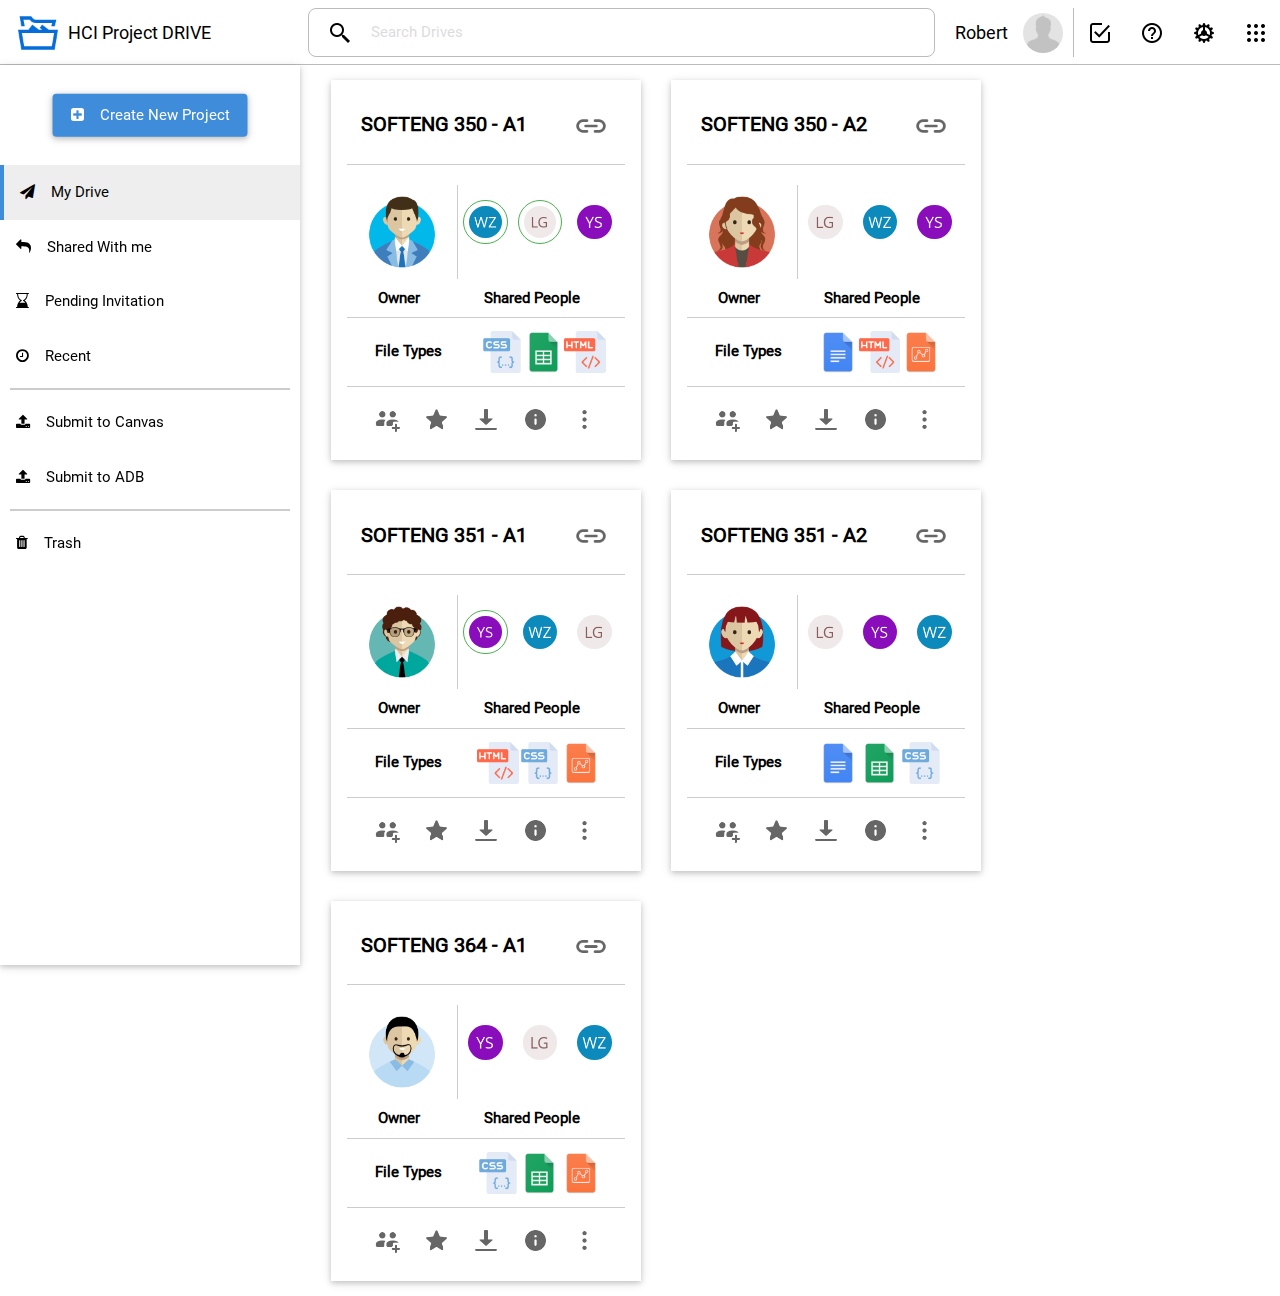
<file: index.html>
<!DOCTYPE html>
<html lang="en">
<title>HCI Project Drive</title>
<meta charset="UTF-8">
<meta name="viewport" content="width=device-width, initial-scale=1">
<link href="css/header.css" rel="stylesheet" type="text/css">
<link rel="stylesheet" href="css/w3.css">

<link rel="stylesheet" href="font-awesome-4.7.0/css/font-awesome.min.css">
<link rel="stylesheet" href="css/sharing.css">
<link rel="stylesheet" href="css/ItemGrid.css">
<link rel="stylesheet" href="css/sideNav.css">

<style>
  @font-face {
    font-family: "Roboto";
    src: url("fonts/Roboto-Regular.ttf") format('truetype');
    font-weight: 400;
    font-style: normal;
  }

  html,body,h1,h2,h3,h4,h5 {font-family: "Roboto"}
  .w3-bar-block .w3-bar-item {padding: 16px}
</style>
<body>

<!-- header of the web page -->
<header class="header">
	<div class="topnav">
    <!-- this div include logo and title-->
		<div class="header-left">
			<img class="logo" src="assets/icon_drive.png" title="Drives" alt width="40" height="40">
			<span class="title">HCI Project DRIVE</span>
    </div>
    <!-- this div is for search container -->
	  	<div class="search-container">
			<div class="icon-background">
				<img class="search-icon" src="assets/icon-search.png" title="Search" alt width="24" height="24">
			</div>
			<input type="search" id="searchInput" class="search-field" onkeyup="searchFunction()" placeholder="Search Drives" name="search">
    </div>
    <!-- this div include file infomation -->
		<div class="profile">
			<span class="profile-name">Robert</span>
			<img class="profile-img" src="assets/img_profile.png" title="Your profile" alt width="40" height="40">
    </div>
    <!-- this div is for menu -->
		<div class="menu">
			<div class="icon-background">
				<img class="status-icon" src="assets/icon-tickbox.png" title="Status" alt width="24" height="24">
			</div>
			<div class="icon-background">
				<img class="help-icon" src="assets/icon-help.png" title="Support" alt width="24" height="24">
			</div>
			<div class="icon-background">
				<img class="gear-icon" src="assets/icon-gear.png" title="Settings" alt width="24" height="24">
			</div>
			<div class="icon-background">
				<img class="menu-icon" src="assets/icon_menu.png" title="Apps" alt width="24" height="24">
			</div>
		</div>
	</div>
</header>

<!-- Side Navigation -->
<nav class="w3-sidebar w3-bar-block w3-collapse w3-white w3-animate-left w3-card" id="mySidebar">
  <div id="div-new-project" class= "div-wrapper">
    <div class="w3-display-middle">
	   <a class="w3-button google-drive-blue w3-card-2 w3-round-medium btn-new-project">
      <i class="fa fa-plus-square w3-margin-right" aria-hidden="true"></i>Create New Project</a>
    </div>
  </div>

  <!-- the close tab on small screen size -->
  <a href="javascript:void(0)" onclick="w3_close()" title="Close Sidemenu" 
  class="w3-bar-item w3-button w3-hide-large w3-large">Close <i class="fa fa-remove"></i></a>

  <div>
  <a href="#" class="w3-bar-item w3-button sideNavItem" id="sideNavItem-MyDrive" onclick="doShare('sideNavItem-MyDrive');w3_close();">
    <i class="fa fa-paper-plane w3-margin-right" ></i>My Drive</a>
  <a href="#" class="w3-bar-item w3-button sideNavItem" id="sideNavItem-Shared" onclick="doShare('sideNavItem-Shared');w3_close();">
    <i class="fa fa-mail-reply w3-margin-right"></i>Shared With me</a>
  <a href="#" class="w3-bar-item w3-button sideNavItem" id="sideNavItem-PendingInvitation" onclick="doShare('sideNavItem-PendingInvitation');w3_close();">
    <i class="fa fa-hourglass-end w3-margin-right"></i>Pending Invitation</a>
  <a href="#" class="w3-bar-item w3-button sideNavItem" id="sideNavItem-Recent" onclick="doShare('sideNavItem-Recent');w3_close();">
    <i class="fa fa-clock-o w3-margin-right" aria-hidden="true" ></i>Recent</a>
  <!-- Divider -->
  <div class="w3-panel w3-border sideNav-Divider"></div>
  <a href="#" class="w3-bar-item w3-button sideNavItem" id="sideNavItem-Canvas" onclick="doShare('sideNavItem-Canvas');w3_close();">
    <i class="fa fa-upload w3-margin-right" aria-hidden="true"></i>Submit to Canvas</a>
  <a href="#" class="w3-bar-item w3-button sideNavItem" id="sideNavItem-ADB" onclick="doShare('sideNavItem-ADB');w3_close();">
    <i class="fa fa-upload w3-margin-right" aria-hidden="true"></i>Submit to ADB</a>
  <!-- Divider -->
  <div class="w3-panel w3-border sideNav-Divider"></div>
  <a href="#" class="w3-bar-item w3-button sideNavItem" id="sideNavItem-Trash" onclick="doShare('sideNavItem-Trash');w3_close();">
    <i class="fa fa-trash w3-margin-right"></i>Trash</a>
  </div>
</nav>

<!-- Pop up for sharing file -->
<div id="id01" class="w3-modal" style="z-index:4">
  <div class="w3-modal-content modal">

    <!-- top bar -->
    <div class="w3-container w3-padding top-sharing-bar">
       <span onclick="document.getElementById('id01').style.display='none'; clearSharing();"
       class="w3-button top-sharing-bar w3-right w3-xxlarge"><i class="fa fa-remove"></i></span>
      <h2>Share Project</h2>
    </div>

    <!-- main content -->
    <div class="w3-panel">
      <!-- shareable link section -->
      <label>Link sharing on</label>
      <table class="link-share">
        <tr>
          <th class="link-header">
            <div class="w3-dropdown-click">
              <button id="dropdown-button" class="w3-button w3-light-grey" onclick="toggleDropDown()">Anyone with the link can view <i class="fa fa-caret-down"></i></button>
              <div id="access-content" class="w3-dropdown-content w3-bar-block w3-card-4">
                <a href="#" class="w3-bar-item w3-button" onclick="select(this)">Anyone with the link can view</a>
                <a href="#" class="w3-bar-item w3-button" onclick="select(this)">Anyone with the link can edit</a>
                <a href="#" class="w3-bar-item w3-button" onclick="select(this)">Only people at the University of Auckland can edit</a>
              </div>
            </div>
            <a class="w3-button w3-light-grey w3-right">Copy Link</a>
          </th>
        </tr>
        <tr>
          <td class="link-item">https://se350.assignment3.co</td>
        </tr>
      </table>

      <hr>

      <!-- people input field -->
      <label>People</label>
      <input id="people" class="w3-input w3-border w3-margin-bottom w3-margin-top" type="text" placeholder="Enter email addresses or names...">

      <!-- input message -->
      <hr>
      <label>Sharing Message</label>
      <textarea id="message" class="w3-input w3-border w3-margin-bottom w3-margin-top" placeholder="Enter your message here..."></textarea>

      <!-- Advanced sharing content -->
      <div id="advanced-sharing">
        <hr>
        <label>Select groups to share:</label>
        <div class="group-select">
          <input class="w3-check group-check" type="checkbox">
          <label class="project-names">Project 1</label>
          <input class="w3-check group-check" type="checkbox">
          <label class="project-names">Project 2</label>
          <input class="w3-check group-check" type="checkbox">
          <label class="project-names">Project 3</label>
          <input class="w3-check group-check" type="checkbox">
          <label class="project-names">Project 4</label>
        </div>
      </div>

      <!-- buttons -->
      <div class="w3-section">
        <a class="w3-button done-button" onclick="submitShare()">Share</a>
        <a id="advanced-button" class="w3-button w3-light-grey w3-right" onclick="toggleAdvancedSharing()">Advanced Sharing</a> 
      </div>    
    </div>
  </div>
</div>

<!-- confirmation for sharing -->
<div id="id02" class="w3-modal" style="z-index:4">
  <div class="w3-modal-content modal">
    <div class="w3-container w3-padding top-sharing-bar">
      <span onclick="document.getElementById('id02').style.display='none'"
       class="w3-button top-sharing-bar w3-right w3-xxlarge"><i class="fa fa-remove"></i></span>
      <h2>Share Project</h2>
    </div>
    <div class="w3-panel">
      <h3>Successfully shared!</h3>
      <div class="w3-section w3-right">
        <a class="w3-button done-button" onclick="document.getElementById('id02').style.display='none'">Done</a>
      </div>   
    </div>
  </div>
</div>

<!-- Overlay effect when opening the side navigation on small screens -->
<div class="w3-overlay w3-hide-large w3-animate-opacity" onclick="w3_close()" style="cursor:pointer" title="Close Sidemenu" id="myOverlay"></div>

<!-- Page content -->
<div class="w3-main div-main-contents" id="div-main-contents1">
<i class="fa fa-bars w3-button w3-white w3-hide-large w3-xlarge w3-margin-left w3-margin-top" onclick="w3_open()"></i>
<!-- Each project folser will be displayed as cards using the w3-card class -->
<!-- Cards are orgainised in flex grids -->
<div id="grid" class="w3-container">
		<div class="col">
			<div class="w3-card w3-padding">
<!--                Title and link icon in first row -->
	            <div class="w3-row w3-border-bottom">
				    <h4><b class="card-title">SOFTENG 350 - A1</b><img class="icon link w3-hover-opacity" src="assets/icons8-link-96.png"></h4>
			    </div>
<!--                Owner and shared people avatars in second row -->
                <div class="w3-row">
                    <img class="avatar w3-padding w3-hover-opacity w3-border-right" src="assets/avatar1.png"><img class="initial w3-hover-opacity w3-border w3-border-green" src="assets/initials1.png"><img class="initial w3-hover-opacity w3-border w3-border-green" src="assets/initials2.png"><img class="initial w3-hover-opacity" src="assets/initials3.png">
                </div>
<!--                Owner and shared people texts in third row -->
                <div class="w3-row w3-border-bottom w3-padding">
                    <p class="w3-row">
                        <b class="Owner-text">Owner</b><b class="Shared-people-text">Shared People</b>
                    </p>
                </div>
<!--                File tyes in fouth row -->
                <div class="w3-row w3-border-bottom w3-padding">
                    <p class="w3-row"><b class="Type-of-file-text">File Types</b>
                        <img class="file-icon" src="assets/fileIcon4.png"><img class="file-icon" src="assets/fileIcon2.png"><img class="file-icon" src="assets/fileIcon5.png">
                    </p>
                </div>
<!--                Functionality icons in last row -->
                <div class="w3-row w3-padding"><a onclick="showShare()"><img class="icon w3-hover-opacity" src="assets/icons8-add-user-group-man-man-96.png"></a><img class="icon w3-hover-opacity" src="assets/icons8-star-96.png"><img class="icon w3-hover-opacity" src="assets/icons8-download-96.png"><img class="icon w3-hover-opacity" src="assets/icons8-info-96.png" title="Deadline: 06/06/2020"><img class="icon w3-hover-opacity" src="assets/icons8-menu-vertical-96.png"></div>
            </div>
		</div>
		<div class="col">
			<div class="w3-card w3-padding">
	            <div class="w3-row w3-border-bottom">
				    <h4><b class="card-title">SOFTENG 350 - A2</b><img class="icon link w3-hover-opacity" src="assets/icons8-link-96.png"></h4>
			    </div>
                <div class="w3-row">
                    <img class="avatar w3-padding w3-hover-opacity w3-border-right" src="assets/avatar2.png"><img class="initial w3-hover-opacity" src="assets/initials2.png"><img class="initial w3-hover-opacity" src="assets/initials1.png"><img class="initial w3-hover-opacity" src="assets/initials3.png">
                </div>
                <div class="w3-row w3-border-bottom w3-padding"><p class="w3-row"><b class="Owner-text">Owner</b><b class="Shared-people-text">Shared People</b></p></div>
                <div class="w3-row w3-border-bottom w3-padding"><p class="w3-row"><b class="Type-of-file-text">File Types</b><img class="file-icon" src="assets/fileIcon1.png"><img class="file-icon" src="assets/fileIcon5.png"><img class="file-icon" src="assets/fileIcon3.png"></p></div>
                <div class="w3-row w3-padding"><a onclick="showShare()"><img class="icon w3-hover-opacity" src="assets/icons8-add-user-group-man-man-96.png"></a><img class="icon w3-hover-opacity" src="assets/icons8-star-96.png"><img class="icon w3-hover-opacity" src="assets/icons8-download-96.png"><img class="icon w3-hover-opacity" src="assets/icons8-info-96.png" title="Deadline: 10/06/2020"><img class="icon w3-hover-opacity" src="assets/icons8-menu-vertical-96.png"></div>
            </div>
        </div>
		<div class="col">
			<div class="w3-card w3-padding">
	            <div class="w3-row w3-border-bottom">
				    <h4><b class="card-title">SOFTENG 351 - A1</b><img class="icon link w3-hover-opacity" src="assets/icons8-link-96.png"></h4>
			    </div>
                <div class="w3-row">
                    <img class="avatar w3-padding w3-hover-opacity w3-border-right" src="assets/avatar3.png"><img class="initial w3-hover-opacity w3-border w3-border-green" src="assets/initials3.png"><img class="initial w3-hover-opacity" src="assets/initials1.png"><img class="initial w3-hover-opacity" src="assets/initials2.png">
                </div>
                <div class="w3-row w3-border-bottom w3-padding"><p class="w3-row"><b class="Owner-text">Owner</b><b class="Shared-people-text">Shared People</b></p></div>
                <div class="w3-row w3-border-bottom w3-padding"><p class="w3-row"><b class="Type-of-file-text">File Types</b><img class="file-icon" src="assets/fileIcon5.png"><img class="file-icon" src="assets/fileIcon4.png"><img class="file-icon" src="assets/fileIcon3.png"></p></div>
                <div class="w3-row w3-padding"><a onclick="showShare()"><img class="icon w3-hover-opacity" src="assets/icons8-add-user-group-man-man-96.png"></a><img class="icon w3-hover-opacity" src="assets/icons8-star-96.png"><img class="icon w3-hover-opacity" src="assets/icons8-download-96.png"><img class="icon w3-hover-opacity" src="assets/icons8-info-96.png" title="Deadline: 07/06/2020"><img class="icon w3-hover-opacity" src="assets/icons8-menu-vertical-96.png"></div>
            </div>
        </div>
        <div class="col">
			<div class="w3-card w3-padding">
	            <div class="w3-row w3-border-bottom">
				    <h4><b class="card-title">SOFTENG 351 - A2</b><img class="icon link w3-hover-opacity" src="assets/icons8-link-96.png"></h4>
			    </div>
                <div class="w3-row">
                    <img class="avatar w3-padding w3-hover-opacity w3-border-right" src="assets/avatar4.png"><img class="initial w3-hover-opacity" src="assets/initials2.png"><img class="initial w3-hover-opacity" src="assets/initials3.png"><img class="initial w3-hover-opacity" src="assets/initials1.png">
                </div>
                <div class="w3-row w3-border-bottom w3-padding"><p class="w3-row"><b class="Owner-text">Owner</b><b class="Shared-people-text">Shared People</b></p></div>
                <div class="w3-row w3-border-bottom w3-padding"><p class="w3-row"><b class="Type-of-file-text">File Types</b><img class="file-icon" src="assets/fileIcon1.png"><img class="file-icon" src="assets/fileIcon2.png"><img class="file-icon" src="assets/fileIcon4.png"></p></div>
                <div class="w3-row w3-padding"><a onclick="showShare()"><img class="icon w3-hover-opacity" src="assets/icons8-add-user-group-man-man-96.png"></a><img class="icon w3-hover-opacity" src="assets/icons8-star-96.png"><img class="icon w3-hover-opacity" src="assets/icons8-download-96.png"><img class="icon w3-hover-opacity" src="assets/icons8-info-96.png" title="Deadline: 11/06/2020"><img class="icon w3-hover-opacity" src="assets/icons8-menu-vertical-96.png"></div>
            </div>
        </div>
        <div class="col">
			<div class="w3-card w3-padding">
	            <div class="w3-row w3-border-bottom">
				    <h4><b class="card-title">SOFTENG 364 - A1</b><img class="icon link w3-hover-opacity" src="assets/icons8-link-96.png"></h4>
			    </div>
                <div class="w3-row">
                    <img class="avatar w3-padding w3-hover-opacity w3-border-right" src="assets/avatar5.png"><img class="initial w3-hover-opacity" src="assets/initials3.png"><img class="initial w3-hover-opacity" src="assets/initials2.png"><img class="initial w3-hover-opacity" src="assets/initials1.png">
                </div>
                <div class="w3-row w3-border-bottom w3-padding"><p class="w3-row"><b class="Owner-text">Owner</b><b class="Shared-people-text">Shared People</b></p></div>
                <div class="w3-row w3-border-bottom w3-padding"><p class="w3-row"><b class="Type-of-file-text">File Types</b><img class="file-icon" src="assets/fileIcon4.png"><img class="file-icon" src="assets/fileIcon2.png"><img class="file-icon" src="assets/fileIcon3.png"></p></div>
                <div class="w3-row w3-padding"><a onclick="showShare()"><img class="icon w3-hover-opacity" src="assets/icons8-add-user-group-man-man-96.png"></a><img class="icon w3-hover-opacity" src="assets/icons8-star-96.png"><img class="icon w3-hover-opacity" src="assets/icons8-download-96.png"><img class="icon w3-hover-opacity" src="assets/icons8-info-96.png" title="Deadline: 15/06/2020"><img class="icon w3-hover-opacity" src="assets/icons8-menu-vertical-96.png"></div>
            </div>
        </div>
</div>
 
</div>


<!-- Page2 content (When clicking shared with me)-->
<div class="w3-main div-main-contents" id="div-main-contents2" style="margin-left:300px;">
<i class="fa fa-bars w3-button w3-white w3-hide-large w3-xlarge w3-margin-left w3-margin-top" onclick="w3_open()"></i>

<div class="w3-container">
  <div class="row">
    <div class="col">
      <div class="w3-card w3-padding">
              <div class="w3-row w3-border-bottom">
            <h4><b class="card-title">SOFTENG 350 - A1</b><img class="icon link w3-hover-opacity" src="assets/icons8-link-96.png"></h4>
          </div>
                <div class="w3-row">
                    <img class="avatar w3-padding w3-hover-opacity w3-border-right" src="assets/avatar1.png"><img class="initial w3-hover-opacity" src="assets/initials1.png"><img class="initial w3-hover-opacity" src="assets/initials2.png"><img class="initial w3-hover-opacity" src="assets/initials3.png">
                </div>
                <div class="w3-row w3-border-bottom w3-padding">
                    <p class="w3-row">
                        <b class="Owner-text">Owner</b><b class="Shared-people-text">Shared People</b>
                    </p>
                </div>
                <div class="w3-row w3-border-bottom w3-padding">
                    <p class="w3-row"><b class="Type-of-file-text">File Types</b>
                        <img class="file-icon" src="assets/fileIcon4.png"><img class="file-icon" src="assets/fileIcon2.png"><img class="file-icon" src="assets/fileIcon5.png">
                    </p>
                </div>
                <div class="w3-row w3-padding">
                    <a onclick="showShare()"><img class="icon w3-hover-opacity" src="assets/icons8-add-user-group-man-man-96.png"></a><img class="icon w3-hover-opacity" src="assets/icons8-star-96.png"><img class="icon w3-hover-opacity" src="assets/icons8-download-96.png"><img class="icon w3-hover-opacity" src="assets/icons8-info-96.png"><img class="icon w3-hover-opacity" src="assets/icons8-menu-vertical-96.png">
                </div>
            </div>
    </div>
    <div class="col">
        <div class="w3-card w3-padding">
          <div class="w3-row w3-border-bottom">
        <h4><b class="card-title">ENGGEN 303 TGIP</b><img class="icon link w3-hover-opacity" src="assets/icons8-link-96.png"></h4>
          </div>
            <div class="w3-row">
                <img class="avatar w3-padding w3-hover-opacity w3-border-right" src="assets/avatar5.png"><img class="initial w3-hover-opacity" src="assets/initials3.png"><img class="initial w3-hover-opacity" src="assets/initials2.png"><img class="initial w3-hover-opacity" src="assets/initials1.png">
            </div>
            <div class="w3-row w3-border-bottom w3-padding"><p class="w3-row"><b class="Owner-text">Owner</b><b class="Shared-people-text">Shared People</b></p></div>
            <div class="w3-row w3-border-bottom w3-padding"><p class="w3-row"><b class="Type-of-file-text" style="margin-right:20%">File Types</b><img class="file-icon" src="assets/fileIcon1.png"><img class="file-icon" src="assets/fileIcon2.png"></p></div>
            <div class="w3-row w3-padding"><a onclick="showShare()"><img class="icon w3-hover-opacity" src="assets/icons8-add-user-group-man-man-96.png"></a><img class="icon w3-hover-opacity" src="assets/icons8-star-96.png"><img class="icon w3-hover-opacity" src="assets/icons8-download-96.png"><img class="icon w3-hover-opacity" src="assets/icons8-info-96.png"><img class="icon w3-hover-opacity" src="assets/icons8-menu-vertical-96.png"></div>
        </div>
    </div>
    <div class="col">
      <div class="w3-card w3-padding">
              <div class="w3-row w3-border-bottom">
            <h4><b class="card-title">SOFTENG 350 - A2</b><img class="icon link w3-hover-opacity" src="assets/icons8-link-96.png"></h4>
          </div>
                <div class="w3-row">
                    <img class="avatar w3-padding w3-hover-opacity w3-border-right" src="assets/avatar2.png"><img class="initial w3-hover-opacity" src="assets/initials2.png"><img class="initial w3-hover-opacity" src="assets/initials1.png"><img class="initial w3-hover-opacity" src="assets/initials3.png">
                </div>
                <div class="w3-row w3-border-bottom w3-padding"><p class="w3-row"><b class="Owner-text">Owner</b><b class="Shared-people-text">Shared People</b></p></div>
                <div class="w3-row w3-border-bottom w3-padding"><p class="w3-row"><b class="Type-of-file-text">File Types</b><img class="file-icon" src="assets/fileIcon1.png"><img class="file-icon" src="assets/fileIcon5.png"><img class="file-icon" src="assets/fileIcon3.png"></p></div>
                <div class="w3-row w3-padding"><a onclick="showShare()"><img class="icon w3-hover-opacity" src="assets/icons8-add-user-group-man-man-96.png"></a><img class="icon w3-hover-opacity" src="assets/icons8-star-96.png"><img class="icon w3-hover-opacity" src="assets/icons8-download-96.png"><img class="icon w3-hover-opacity" src="assets/icons8-info-96.png"><img class="icon w3-hover-opacity" src="assets/icons8-menu-vertical-96.png"></div>
            </div>
        </div>
  </div>
</div>
 
</div>

<!-- Page3 content (Empty grid)-->
<div class="w3-main div-main-contents" id="div-main-contents3" style="margin-left:300px;">
  <i class="fa fa-bars w3-button w3-white w3-hide-large w3-xlarge w3-margin-left w3-margin-top" onclick="w3_open()"></i>
  <div class="flex-container">
    <p class="abc">No Items Found</p>
  </div>
</div>

<script>

function w3_open() {
  document.getElementById("mySidebar").style.display = "block";
  document.getElementById("myOverlay").style.display = "block";
}

function w3_close() {
  document.getElementById("mySidebar").style.display = "none";
  document.getElementById("myOverlay").style.display = "none";
}
</script>

<script type="text/javascript" src="js/sideNav.js"></script>

<script type="text/javascript" src="js/sharing.js"></script>
    
<script type="text/javascript" src="js/search.js"></script>

</body>
</html>
</file>
<file: css/header.css>
@charset "utf-8";
/* CSS Document */
/* default padding/margin */
*{
	margin: 0;
	padding: 0;
}

/* css for header class */
.header{
	width: 100%;
	height: 65px;
	border-bottom: 1px solid #BBBBBB;
	background-color: #FFFFFF;
	align-items: center;
	display: block;
	background:white;
	position:fixed;
	z-index: 3;
	top:0;
}

/* css for logo and title */
.header-left{
	display: flex;
	max-width: 300px;
	width: 100%;
	padding: 0px 30px 0px 0px;
	align-items: center;
	position: relative;
}

/* css for logo class */
.logo{
	left: 10px;
	position: relative;
}

/* css for title class */
.title{
	font-size: large;
	left: 20px;
	margin-right: 20px;
	position: relative;
	cursor: pointer;
}

/* css for title class (hover) */
.title:hover{
	transition: opacity .25s ease;
	opacity: 50%;
}

/* css for profile class */
.profile{
	left: 10px;
	border-right: 1px solid #BBBBBB;
	display: flex;
	position: relative;
	align-items: center;
	justify-content: center;
}

/* css for profile image class */
.profile-img{
	border-radius: 20px;
	margin: 0px 10px 0px 2px;
	cursor: pointer;
	position: relative;
}

/* css for profile name class */
.profile-name{
	width: 60px;
	margin: 0px 6px 0px 10px;
	font-size: large;
	align-items: center;
	position: relative;
	
}

/* css for top navgation bar */
.topnav{
	height: 65px;
	display:flex;
	padding: 8px;
	position: relative;
}

/* css for search container class */
.search-container{
	display: flex;
	background: transparent;
	border: 0.5px solid #BBBBBB;
	border-radius: 8px;
    width: 760px;
	margin-right: auto;
	padding: 0px 5px;
	align-items: center;
	position: relative;
}

/* css for search field class */
.search-field{
	background: transparent;
	border: none;
	padding: 0px 5px;
	width: 90%;
	overflow: hidden;
	outline: none;
	opacity: 25%;
	position: relative;
}

/* css for search field class (hover) */
.search-field:hover{
	transition: opacity .25s ease;
	opacity: 100%;
}

/* css for menu class */
.menu{
	left: 10px;
	display: flex;
	align-items: center;
	position: relative;
}

/* css for icon background class */
.icon-background{
	width: 40px;
	height: 40px;
	background: transparent;
	border-radius: 20px;
	margin: 0px 6px;
	display: flex;
	align-items: center;
	justify-content: center;
	cursor: pointer;
}

/* css for icon background class (hover) */
.icon-background:hover{
	background: #EEEEEE;
}

/* css for menu icon */
.menu-icon{
	cursor: pointer;
}

/* css for gear icon */
.gear-icon{
	cursor: pointer;
}

/* css for help icon */
.help-icon{
	cursor: pointer;
}

/* css for status icon */
.status-icon{
	cursor: pointer;
}

/* css for search icon */
.search-icon{
	cursor: pointer;
}
</file>
<file: css/sharing.css>
.modal {
    position: absolute;
    float: left;
    left: 50%;
    top: 50%;
    transform: translate(-50%, -50%);
}

.link-header {
    border: 1px solid #d7e0f9;
    text-align: left;
    padding: 8px;
}

.link-item {
    border: 1px solid #d7e0f9;
    text-align: left;
    padding: 8px;
}

.link-share {
    border-collapse: collapse;
    width: 100%;
}

.group-select {
    padding: 8px;
    padding-left: 0px;
}

.project-names {
    padding-right: 12px;
}

.top-sharing-bar, .done-button {
    background-color: #0453ca;
    color: white;
}

#advanced-sharing {
    display: none;
}
</file>
<file: css/ItemGrid.css>
/* CSS Document */
.col {
	width: 340px;
  	float: left;
  	padding: 15px;
}

.card-title {
    margin-left: 5%;
}

/* Avatar positioning, sizing and alignments */
.avatar {
	cursor: pointer;
    width: 40%;
    margin-top: 20px;
}

.initial {
    padding-top: 20px;
	cursor: pointer;
    width: 16%;
    border-radius: 50%;
    padding: 5px;
    margin: 5px;
}

.file-icon {
    width: 17%;
    margin-top: 5px;
    margin-bottom: 5px;
}

/* Text positioning, sizing and alignments */
.Owner-text {
    margin-left: 6%;
}

.Shared-people-text {
    margin-left: 26%;
}

.Type-of-file-text {
    margin-left: 5%;
    margin-right: 14%;
}

/* Icon positioning, sizing and alignments */
.icon {
	cursor: pointer;
    width: 20%;
    padding: 12px;
}

.link {
    margin-left: 13%;
}

.flex-container {
  display: flex;
  height:80vh;
  justify-content: center;
  align-items: center;
}

.div-main-contents{
  margin-top:65px;
  margin-left:300px;
}
</file>
<file: css/sideNav.css>
/* CSS Document */

/*the colour palette is to be used across all blues*/
.google-drive-blue{
  background: #3f8cda;
  color:white;
}

/*Used by the wrapper*/
.div-wrapper{
  position: relative;
}

#div-new-project{
  height: 70px;
  margin: 15px 0px;
}

/*Initial and hover effect for the create new project button*/
.btn-new-project{
  transition-duration: 0.4s;
  border: 2px solid #3f8cda;
}

.btn-new-project:hover {
  color: black;
  border: 2px solid #3f8cda;
  background-color: #EEEEEE !important;
}

#img-plus{
  width: 20px;
  height: 20px;
  margin: 5px;
}

.sideNavItem:hover{
  background-color: #EEEEEE !important;
}

.sideNavItem-active{
  border-left: 4px solid #3f8cda !important;
  background-color: #EEEEEE !important;
}

.sideNav-Divider{
  margin:5px 10px !important;
  background: #ccc;
  padding:0px;
  height: 0px;
}

#mySidebar{
  z-index:3;

  width:300px !important;
  position:fixed !important;
  /*margin-top:65px;*/
}
</file>
